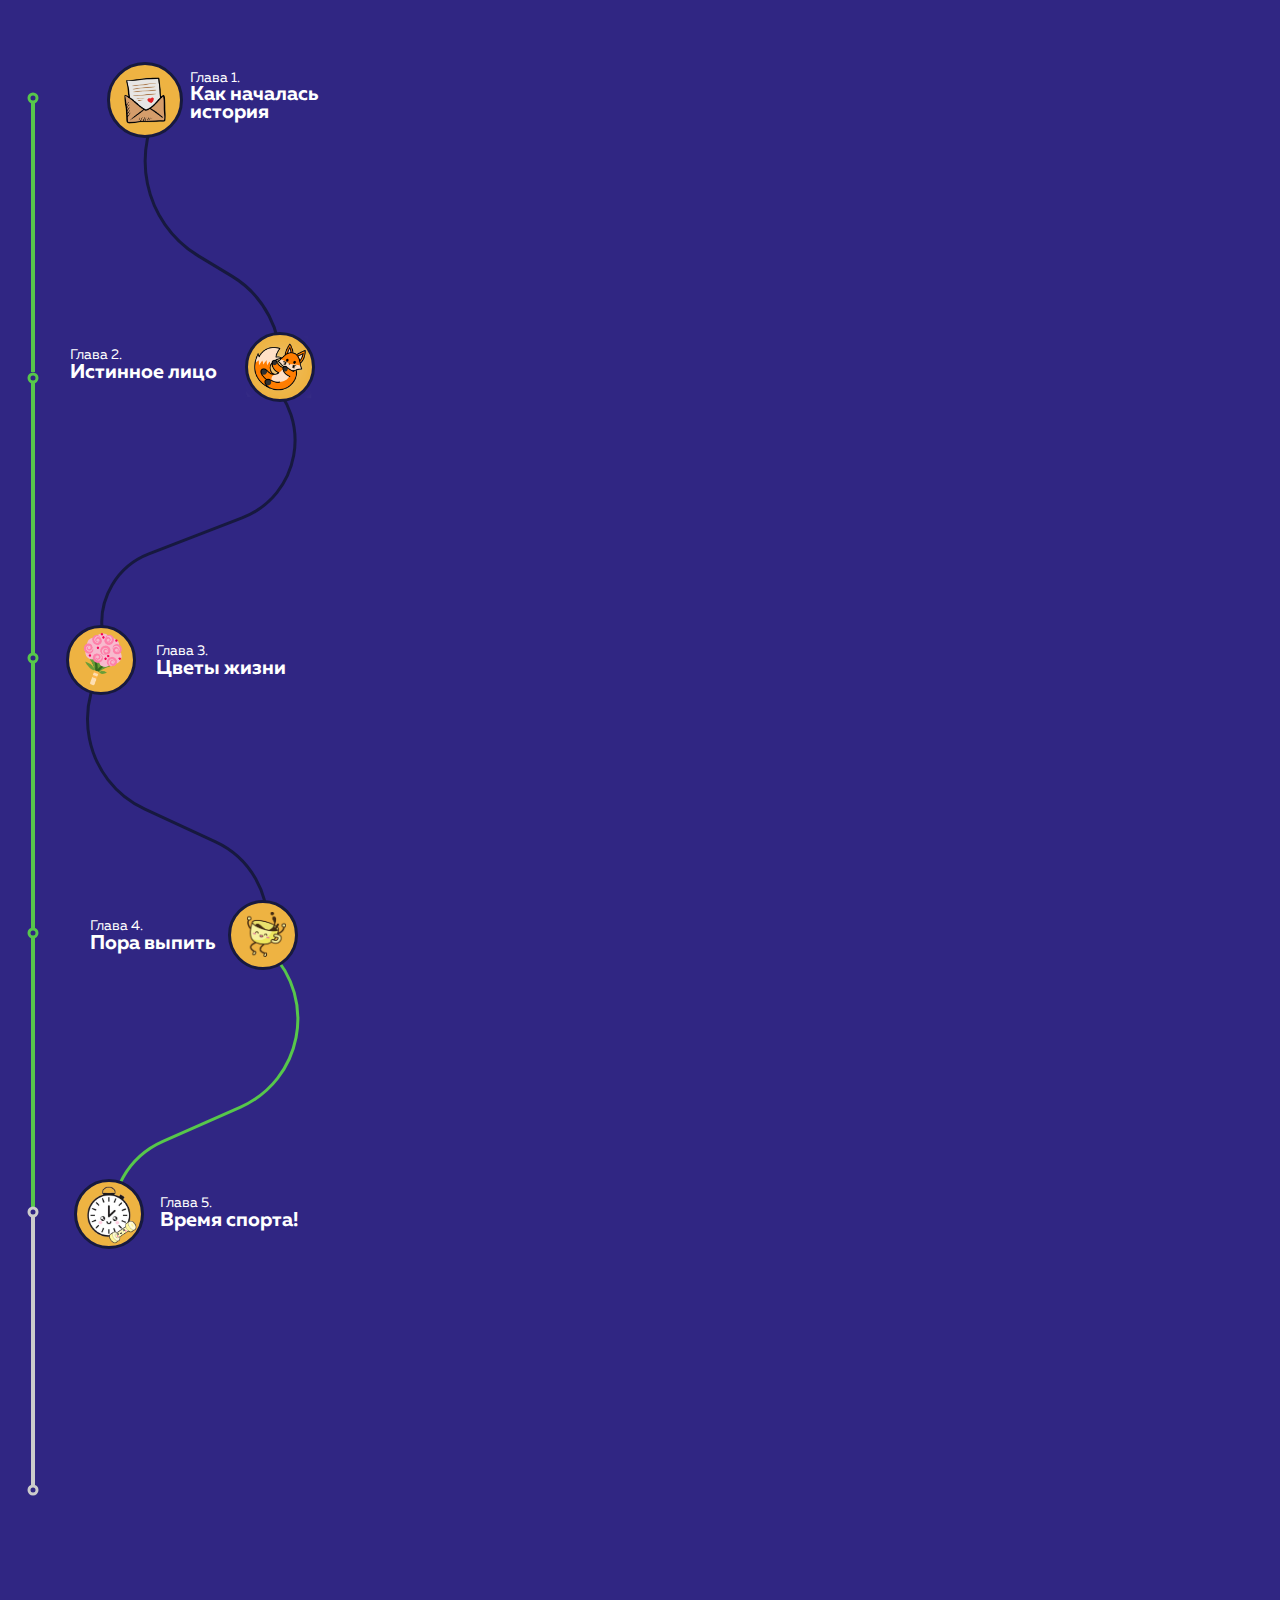
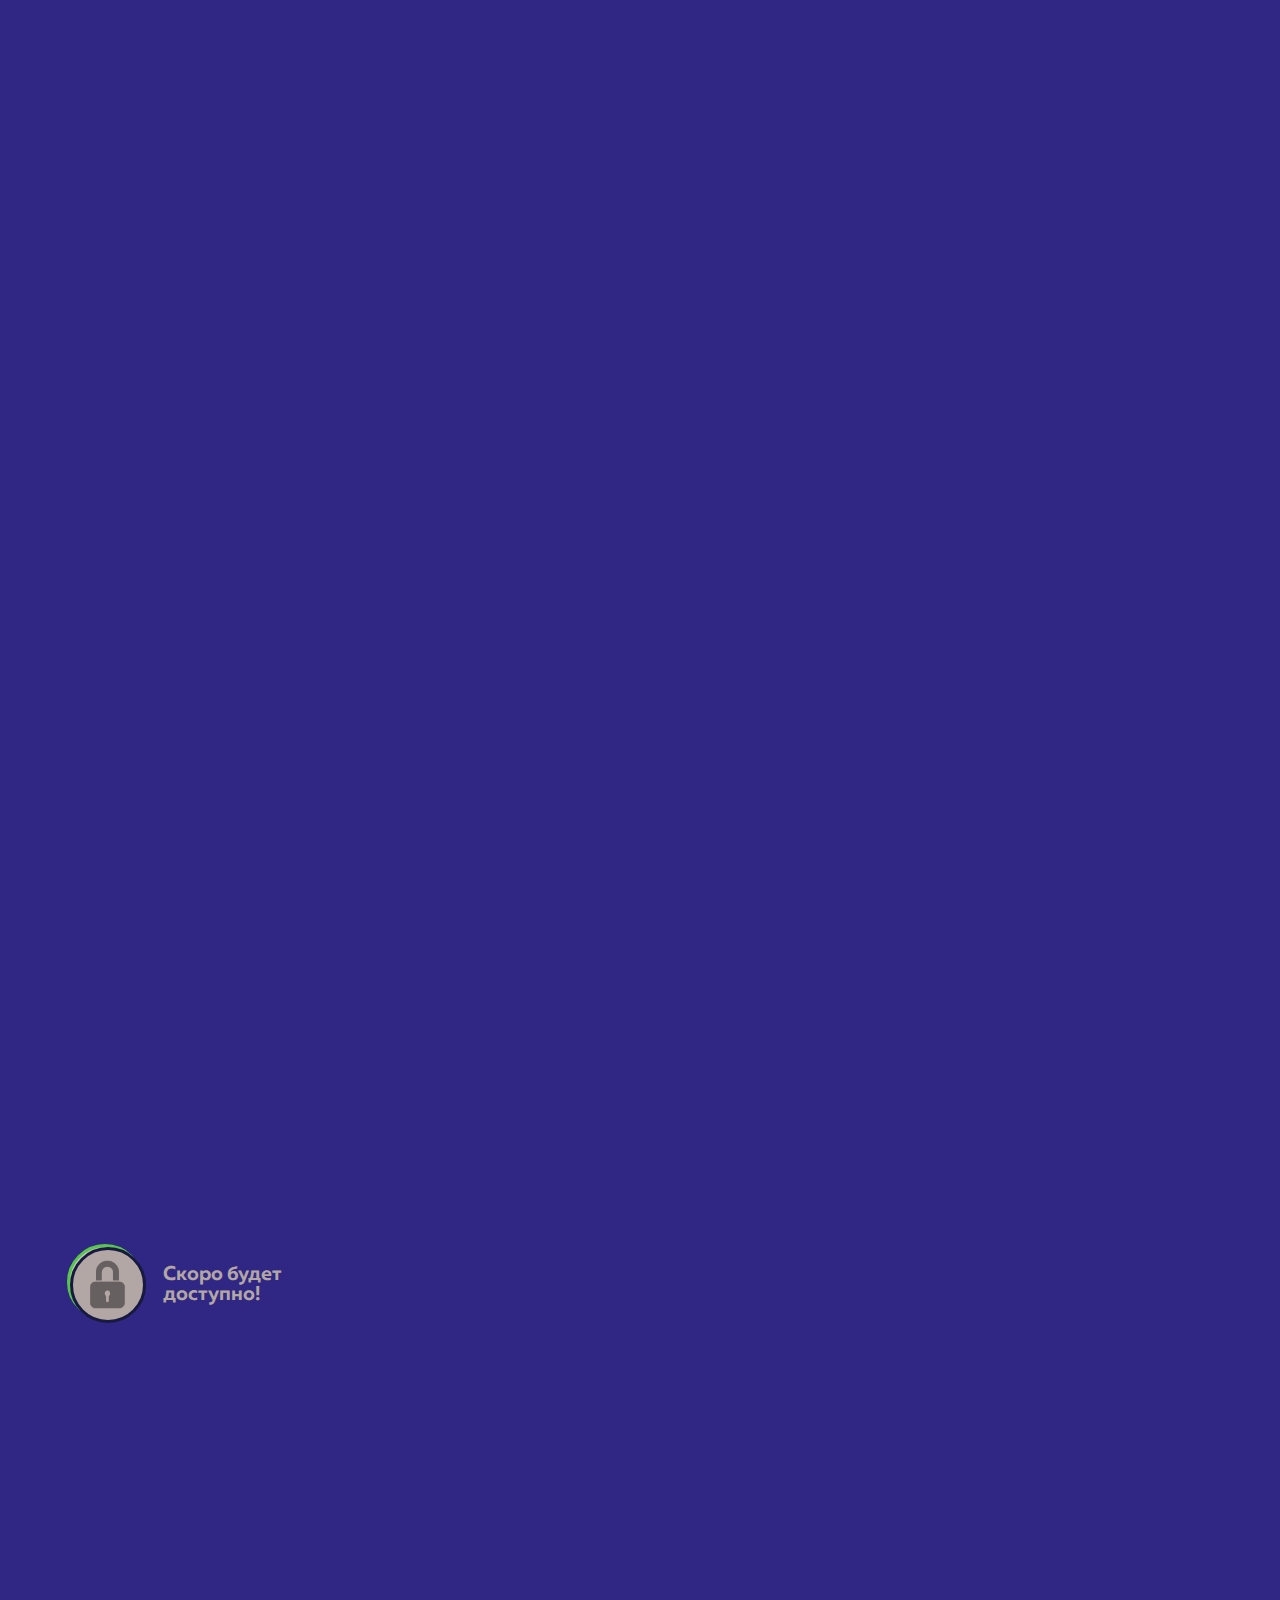
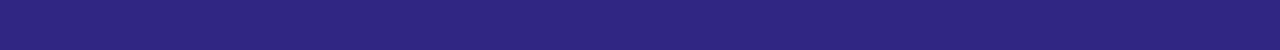
<file: index5.html>
<!DOCTYPE html>
<html lang="en">
<head>
    <meta charset="UTF-8">
    <meta name="viewport" content="width=device-width, initial-scale=1">
    <link rel="stylesheet" href="style.css">
    <title>Happy Birthday, Marry!</title>
</head>
<body>
   <img class="chapter-icon-1" src="icons/letter.png">
            <div class="chapter-circle-1"></div>
                <div class="chapter-value-1">Глава 1.</div>
                <div class="chapter-name-1">Как началась история</div>
        <svg class="greenline" width="12" height="1404" viewBox="0 0 12 1404" fill="none" xmlns="http://www.w3.org/2000/svg">
<line x1="6" y1="10" x2="6" y2="280" stroke="#57C74B" stroke-width="4"/>
<line x1="6" y1="291" x2="6" y2="561" stroke="#57C74B" stroke-width="4"/>
<line x1="6" y1="568" x2="6" y2="838" stroke="#57C74B" stroke-width="4"/>
<line x1="6" y1="846" x2="6" y2="1116" stroke="#57C74B" stroke-width="4"/>
<line x1="6" y1="1124" x2="6" y2="1394" stroke="#CCCCCC" stroke-width="4"/>
<circle cx="6" cy="6" r="4" fill="#302683" stroke="#57C74B" stroke-width="3"/>
<circle cx="6" cy="286" r="4" fill="#302683" stroke="#57C74B" stroke-width="3"/>
<circle cx="6" cy="566" r="4" fill="#302683" stroke="#57C74B" stroke-width="3"/>
<circle cx="6" cy="841" r="4" fill="#302683" stroke="#57C74B" stroke-width="3"/>
<circle cx="6" cy="1120" r="4" fill="#302683" stroke="#CCCCCC" stroke-width="3"/>
<circle cx="6" cy="1398" r="4" fill="#302683" stroke="#CCCCCC" stroke-width="3"/>
</svg>




        <svg class="way-1" width="140" height="277" viewBox="0 0 140 277" fill="none" xmlns="http://www.w3.org/2000/svg">
        <path d="M22.9097 1V1C-14.8067 53.9068 0.48214 127.723 56.1104 161.296L89.5102 181.453C122.275 201.228 141.006 237.86 137.853 276V276" stroke="#17193F" stroke-width="3"/>
        </svg>
        <div class="chapter-value-2">Глава 2.</div>
        <div class="chapter-name-2">Истинное лицо</div>
        <div class="chapter-greenwrapper"></div>
        <div class="chapter-circle-2"></div>
        <img src="icons/fox.png" alt="" class="chapter-icon-2">

        <svg class="way-2" width="197" height="256" viewBox="0 0 197 256" fill="none" xmlns="http://www.w3.org/2000/svg">
        <path d="M167.551 2V2C213.539 43.3054 199.718 118.607 142.059 140.889L48.8756 176.898C17.2445 189.121 -1.9467 221.368 2.39503 255V255" stroke="#17193F" stroke-width="3"/>
        </svg>
        
        
        <div class="chapter-circle-3"></div>
        <div class="chapter-name-3">Цветы жизни</div>
        <div class="chapter-value-3">Глава 3.</div>
        <img src="icons/flowers.png" alt="" class="chapter-icon-3">
        
        <svg class="way-3" width="186" height="286" viewBox="0 0 186 286" fill="none" xmlns="http://www.w3.org/2000/svg">
        <path d="M28.8262 2V2C-17.457 51.7819 -1.63273 132.243 60.0554 160.79L131.512 193.858C166.47 210.036 187.221 246.702 183.093 285V285" stroke="#17193F" stroke-width="3"/>
        </svg>

        <div class="chapter-circle-4"></div>
        <div class="chapter-name-4">Пора выпить</div>
        <div class="chapter-value-4">Глава 4.</div>
        <img class="chapter-icon-4"src="icons/timetodrink.png" alt="">
       
       <svg class="way-4" width="190" height="281" viewBox="0 0 190 281" fill="none" xmlns="http://www.w3.org/2000/svg">
        <path d="M160.598 2V2C207.327 50.0536 191.841 129.965 130.545 157.085L52.9258 191.428C18.4544 206.679 -2.12637 242.543 2.09706 280V280" stroke="#57C74B" stroke-width="3"/>
        </svg>

       <div class="chapter-circle-5"></div>
        <div class="chapter-name-5">Время спорта!</div>
        <div class="chapter-value-5">Глава 5.</div>
        <img class="chapter-icon-5"src="icons/timetosport.png" alt="">
       
       
        <div class="chapter-name-lock">Скоро будет <br>доступно!</div>
        <div class="chapter-circle-lock"></div>
        <img src="icons/lock.png" alt="" class="chapter-icon-lock">
</body>
</html>
</file>
<file: style.css>
html {
    margin: 0;
    padding:0;
    height: 3250px;
}
body {
    background: #302683;
    z-index: -2;
}
.container {
    margin-left: auto;
    margin-right: auto;
    width: 375px;
}
.chapter-circle-1 {
    position: absolute;
    width: 70px;
    height: 70px;
    left: 107px;
    top: 62px;
    background: #EEB342;
    border: 3px solid #17193F;
    border-radius: 50%;
}
.greenline {
    position: absolute;
    left: 27px;
    top: 92px;
}
.way-1 {
    position: absolute;
    width: 215px;
    height: 275px;
    left: 105px;
    top: 96px;
    z-index: -1;
}
.chapter-value-1 {
    position: absolute;
    width: 343px;
    height: 18px;
    left: 190px;
    top: 71px;

    font-family: Muller;
    font-style: normal;
    font-weight: normal;
    font-size: 14px;
    line-height: 14px;

    color: #FFFFFF;

}
.chapter-name-1 {
   position: absolute;
    width: 138px;
    height: 18px;
    left: 190px;
    top: 94px;

    font-family: Muller;
    font-style: normal;
    font-weight: bold;
    font-size: 20px;
    line-height: 18px;
    /* identical to box height, or 90% */
    display: flex;
    align-items: center;

    color: #FFFFFF;


}
.chapter-icon-1 {
    position: absolute;
    width: 48px;
    height: 47px;
    left: 121px;
    top: 77px;
    z-index: 1000;
    background: url(icons/letter.png);
}
.chapter-value-2 {
    
    position: absolute;
    width: 343px;
    height: 18px;
    left: 70px;
    top: 348px;

    font-family: Muller;
    font-style: normal;
    font-weight: normal;
    font-size: 14px;
    line-height: 14px;

    color: #FFFFFF;

}
.chapter-name-2 {
    position: absolute;
    width: 175px;
    height: 18px;
    left: 70px;
    top: 362px;

    font-family: Muller;
    font-style: normal;
    font-weight: bold;
    font-size: 20px;
    line-height: 20px;

    color: #FFFFFF;

}
.chapter-greenwrapper {
   position: absolute;
    width: 70px;
    height: 70px;
    left: 67px;
    top: 2844px;








    background: #C4C4C4;
    border: 3px solid #57C74B;
    border-radius: 50%;
}
.chapter-circle-2 {
    position: absolute;
    width: 70px;
    height: 70px;
    left: 245px;
    top: 332px;

    background: #EEB342;
    border: 3px solid #17193F;
    box-sizing: border-box;
    border-radius: 50%;
}
.chapter-icon-2 {
    position: absolute;
    width: 103px;
    height: 103px;
    left: 228px;
    top: 315px;

}
.chapter-name-lock {
    position: absolute;
    width: 210px;
    height: 18px;
    left: 163px;
    top: 2864px;

    
    font-family: Muller;
    font-style: normal;
    font-weight: bold;
    font-size: 20px;
    line-height: 20px;

    color: #B2A7A5;

    font-family: Muller;
    font-style: normal;
    font-weight: bold;
    font-size: 20px;
    line-height: 20px;

    color: #B2A7A5;
}
.chapter-circle-lock {
    position: absolute;
    width: 70px;
    height: 70px;
    left: 70px;
    top: 2847px;




    background: #B2A7A5;
    border: 3px solid #17193F;
    border-radius: 50%;
}
.chapter-icon-lock {
    position: absolute;
    width: 45px;
    height: 49px;
    left: 85px;
    top: 2860px;




}
.way-2 {
    position: absolute;
    z-index: -1;
    left: 100px;
    top: 377px;

}
.chapter-circle-3 {
   position: absolute;
    width: 70px;
    height: 70px;
    left: 66px;
    top: 625px;

    background: #EEB342;
    border: 3px solid #17193F;
    box-sizing: border-box;
    border-radius: 50%;
}
.chapter-value-3 {
    position: absolute;
    width: 343px;
    height: 18px;
    left: 156px;
    top: 644px;

    font-family: Muller;
    font-style: normal;
    font-weight: normal;
    font-size: 14px;
    line-height: 14px;

    color: #FFFFFF;

}
.chapter-name-3 {
    position: absolute;
    width: 175px;
    height: 18px;
    left: 156px;
    top: 658px;

    font-family: Muller;
    font-style: normal;
    font-weight: bold;
    font-size: 20px;
    line-height: 20px;

    color: #FFFFFF;

}
.chapter-icon-3 {
    position: absolute;
    width: 55.77px;
    height: 57.22px;
    left: 74px;
    top: 628px;
    transform: rotate(-24.91deg);
}
.way-3 {
    position: absolute;
    width: 255px;
    height: 283px;
    left: 50px;
    z-index: -1;
    top: 650px;

}
.chapter-circle-4 {
    position: absolute;
    width: 70px;
    height: 70px;
    left: 228px;
    top: 900px;

    background: #EEB342;
    border: 3px solid #17193F;
    box-sizing: border-box;
    border-radius: 50%;

}
.chapter-icon-4 {
    position: absolute;
    width: 39px;
    height: 45px;
    left: 247px;
    top: 912px;

}
.chapter-value-4 {
    position: absolute;
    width: 343px;
    height: 18px;
    left: 90px;
    top: 919px;

    font-family: Muller;
    font-style: normal;
    font-weight: normal;
    font-size: 14px;
    line-height: 14px;

    color: #FFFFFF;

}
.chapter-name-4 {
    position: absolute;
    width: 172px;
    height: 18px;
    left: 90px;
    top: 933px;

    font-family: Muller;
    font-style: normal;
    font-weight: bold;
    font-size: 20px;
    line-height: 20px;

    color: #FFFFFF;

}
.way-4 {
    position: absolute;
    left: 110px;
    top: 950px;
    z-index: -1;
}
.chapter-name-5 {
    position: absolute;
    width: 175px;
    height: 18px;
    left: 160px;
    top: 1210px;

    font-family: Muller;
    font-style: normal;
    font-weight: bold;
    font-size: 20px;
    line-height: 20px;

    color: #FFFFFF;
}
.chapter-value-5 {
    position: absolute;
    width: 343px;
    height: 18px;
    left: 160px;
    top: 1196px;

    font-family: Muller;
    font-style: normal;
    font-weight: normal;
    font-size: 14px;
    line-height: 14px;

    color: #FFFFFF;

}
.chapter-circle-5 {
    position: absolute;
    width: 70px;
    height: 70px;
    left: 74px;
    top: 1179px;

    background: #EEB342;
    border: 3px solid #17193F;
    box-sizing: border-box;
    border-radius: 50%;
}
.chapter-icon-5 {
    position: absolute;

    height: 58px;
    left: 87px;
    top: 1186px;
}
.way-5 {
    position: absolute;
    width: 255px;
    height: 283px;
    left: 65px;
    top: 1204px;
    z-index: -1;
}
.chapter-circle-6 {
    position: absolute;
    width: 70px;
    height: 70px;
    left: 250px;
    top: 1457px;

    background: #EEB342;
    border: 3px solid #17193F;
    box-sizing: border-box;
    border-radius: 50%;
}
.chapter-icon-6 {
    position: absolute;
    width: 75px;
    left: 248px;
    top: 1453px;
}
.chapter-name-6 {
    position: absolute;
    width: 172px;
    height: 18px;
    left: 100px;
    top: 1478px;

    font-family: Muller;
    font-style: normal;
    font-weight: bold;
    font-size: 20px;
    line-height: 20px;

    color: #FFFFFF;
}
.chapter-value-6 {
    
    position: absolute;
    width: 343px;
    height: 18px;
    left: 100px;
    top: 1464px;

    font-family: Muller;
    font-style: normal;
    font-weight: normal;
    font-size: 14px;
    line-height: 14px;

    color: #FFFFFF;
}
.way-6 {
    position: absolute;
    left: 110px;
    top: 1490px;
    z-index: -1;
}
.chapter-circle-7 {
    position: absolute;
    width: 70px;
    height: 70px;
    left: 74px;
    top: 1734px;

    background: #EEB342;
    border: 3px solid #17193F;
    box-sizing: border-box;
    border-radius: 50%;
}
.chapter-value-7 {
    position: absolute;
    width: 343px;
    height: 18px;
    left: 162px;
    top: 1753px;

    font-family: Muller;
    font-style: normal;
    font-weight: normal;
    font-size: 14px;
    line-height: 14px;

    color: #FFFFFF;
}
.chapter-name-7 {
    position: absolute;
    width: 175px;
    height: 18px;
    left: 162px;
    top: 1767px;

    font-family: Muller;
    font-style: normal;
    font-weight: bold;
    font-size: 20px;
    line-height: 20px;

    color: #FFFFFF;
}
.chapter-icon-7 {
    position: absolute;
    width: 52px;
    height: 30px;
    left: 83px;
    top: 1754px;
}
.way-7 {
    position: absolute;
    width: 255px;
    height: 283px;
    left: 70px;
    top: 1748px;
    z-index: -1;
}
.chapter-circle-8 {
    position: absolute;
    width: 70px;
    height: 70px;
    left: 250px;
    top: 2013px;

    background: #EEB342;
    border: 3px solid #17193F;
    box-sizing: border-box;
    border-radius: 50%;
}
.chapter-value-8 {
    position: absolute;
    width: 343px;
    height: 18px;
    left: 100px;
    top: 2032px;

    font-family: Muller;
    font-style: normal;
    font-weight: normal;
    font-size: 14px;
    line-height: 14px;

    color: #FFFFFF;
}
.chapter-name-8 {
    position: absolute;
    width: 172px;
    height: 18px;
    left: 100px;
    top: 2045px;

    font-family: Muller;
    font-style: normal;
    font-weight: bold;
    font-size: 20px;
    line-height: 20px;

    color: #FFFFFF;
}
.chapter-icon-8 {

    position: absolute;
    width: 56px;
    height: 44px;
    left: 257px;
    top: 2026px;
}
.way-8 {
    position: absolute;
    width: 281px;
    height: 279px;
    left: 65px;
    top: 2043px;
    z-index: -1;
}
.chapter-circle-9 {
    position: absolute;
    width: 70px;
    height: 70px;
    left: 74px;
    top: 2291px;

    background: #EEB342;
    border: 3px solid #17193F;
    box-sizing: border-box;
    border-radius: 50%;
}
.chapter-name-9 {
    position: absolute;
    width: 175px;
    height: 18px;
    left: 163px;
    top: 2318px;

    font-family: Muller;
    font-style: normal;
    font-weight: bold;
    font-size: 20px;
    line-height: 20px;

    color: #FFFFFF;

}
.chapter-value-9 {
    position: absolute;
    width: 343px;
    height: 18px;
    left: 163px;
    top: 2304px;

    font-family: Muller;
    font-style: normal;
    font-weight: normal;
    font-size: 14px;
    line-height: 14px;
    color: #ffffff;
}
.chapter-icon-9 {
    position: absolute;
    width: 42px;
    height: 49px;
    left: 84px;
    top: 2301px;

}
.way-9 {
    position: absolute;
    width: 283px;
    height: 283px;
    left: 42px;
    top: 2322px;
    z-index: -1;
}
.chapter-circle-10 {
    position: absolute;
    width: 70px;
    height: 70px;
    left: 260px;
    top: 2570px;

    background: #EEB342;
    border: 3px solid #17193F;
    box-sizing: border-box;
    border-radius: 50%;
}
.chapter-name-10 {
    position: absolute;
    width: 172px;
    height: 18px;
    left: 123px;
    top: 2586px;

    font-family: Muller;
    font-style: normal;
    font-weight: bold;
    font-size: 20px;
    line-height: 20px;

    color: #FFFFFF;

}
.chapter-value-10 {
    position: absolute;
    width: 343px;
    height: 18px;
    left: 123px;
    top: 2572px;

    font-family: Muller;
    font-style: normal;
    font-weight: normal;
    font-size: 14px;
    line-height: 14px;

    color: #FFFFFF;
}
.chapter-icon-10 {
    position: absolute;
    width: 40px;
    height: 48px;
    left: 275px;
    top: 2581px;

}
.way-10 {
    position: absolute;
    width: 281px;
    height: 279px;
    left: 60px;
    top: 2602px;
    z-index: -1;
    
}
.chapter-circle-11 {
    position: absolute;
    width: 70px;
    height: 70px;
    left: 70px;
    top: 2847px;

    background: #EEB342;
    border: 3px solid #17193F;
    box-sizing: border-box;
    border-radius: 50%;
}
.chapter-icon-11 {
    position: absolute;
    width: 53px;
    height: 35px;
    left: 79px;
    top: 2868px;
}
.chapter-name-11 {
    position: absolute;
    width: 175px;
    height: 18px;
    left: 163px;
    top: 2864px;

    font-family: Muller;
    font-style: normal;
    font-weight: bold;
    font-size: 20px;
    line-height: 20px;

    color: #FFFFFF;

}
.chapter-value-11 {
    position: absolute;
    width: 343px;
    height: 18px;
    left: 163px;
    top: 2850px;

    font-family: Muller;
    font-style: normal;
    font-weight: normal;
    font-size: 14px;
    line-height: 14px;

    color: #FFFFFF;
}


@font-face {
font-family: "Muller"; 
src: url("fonts/Fontfabric - MullerRegular.otf"); 
font-style: normal; 
font-weight: Normal; 
}

@font-face {
font-family: "Muller"; 
src: url("fonts/Fontfabric - MullerBold.otf"); 
font-style: normal; 
font-weight: Bold; 
}
</file>
